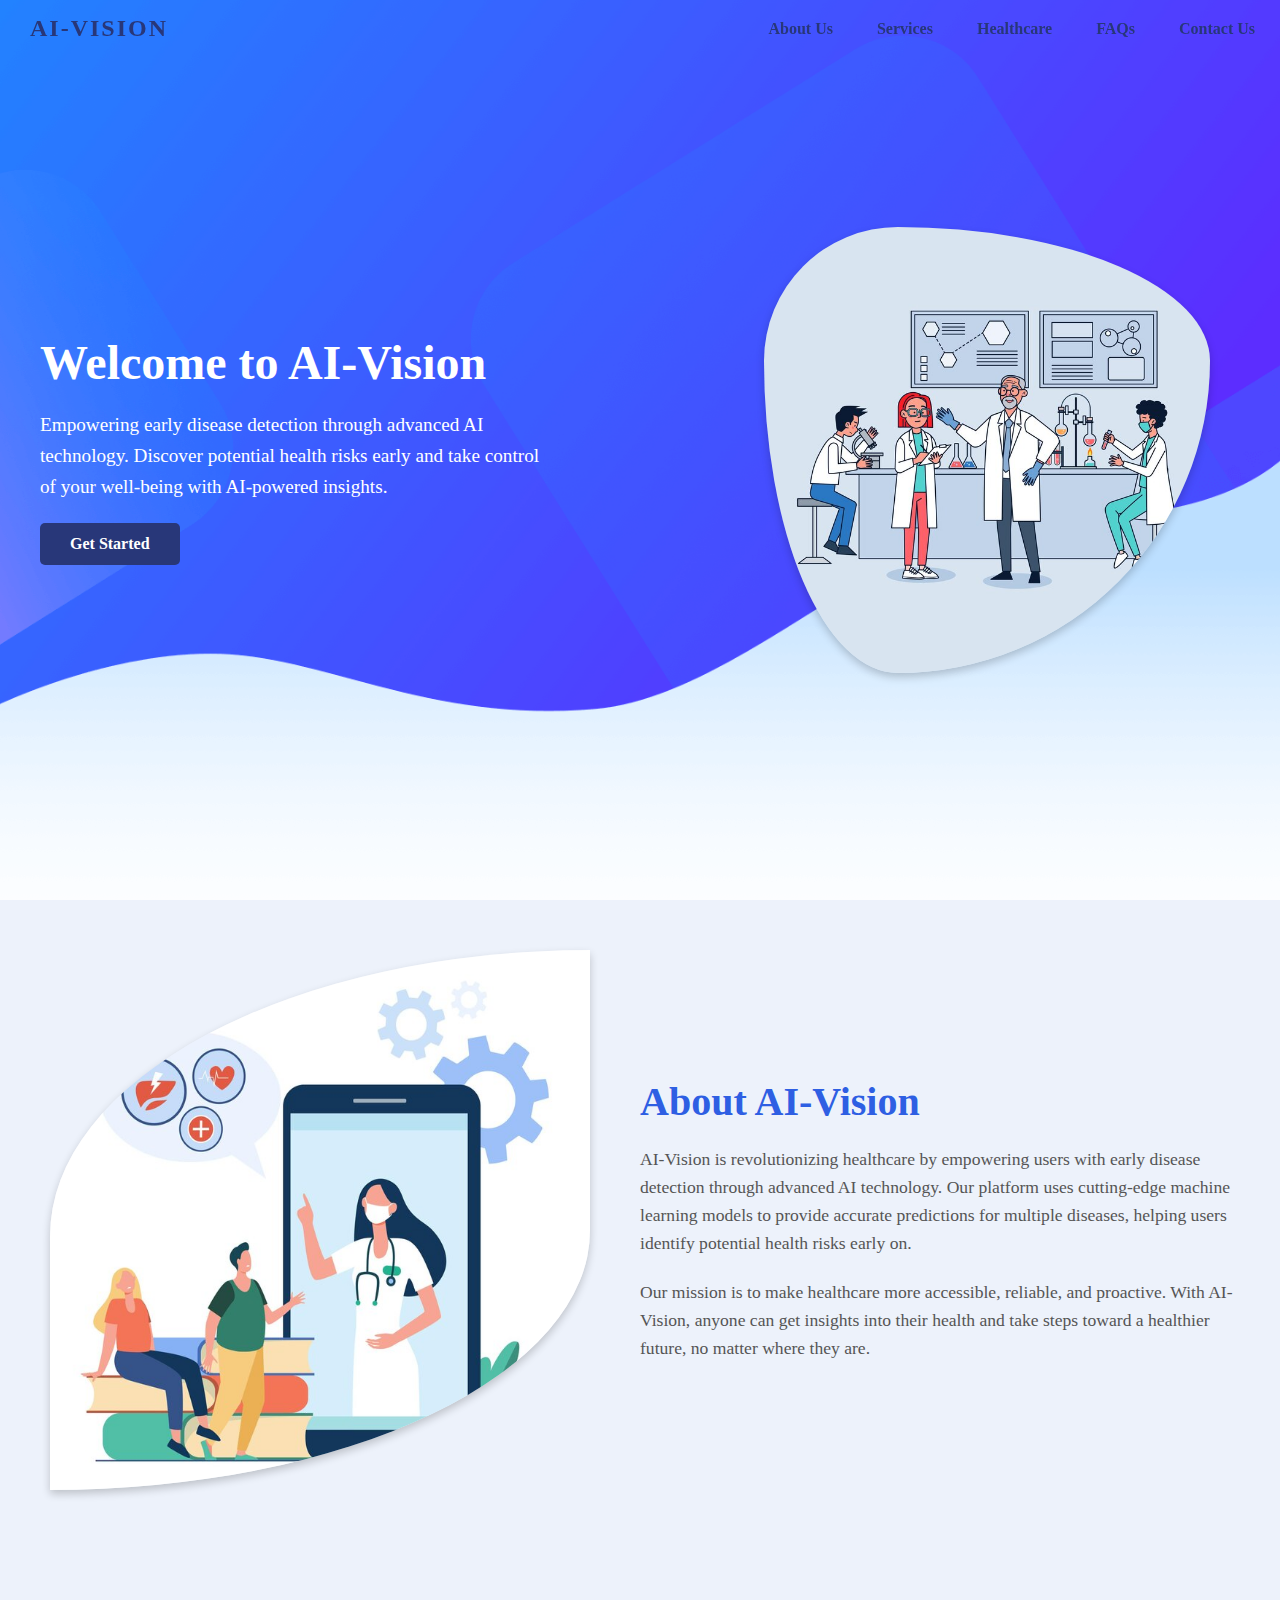
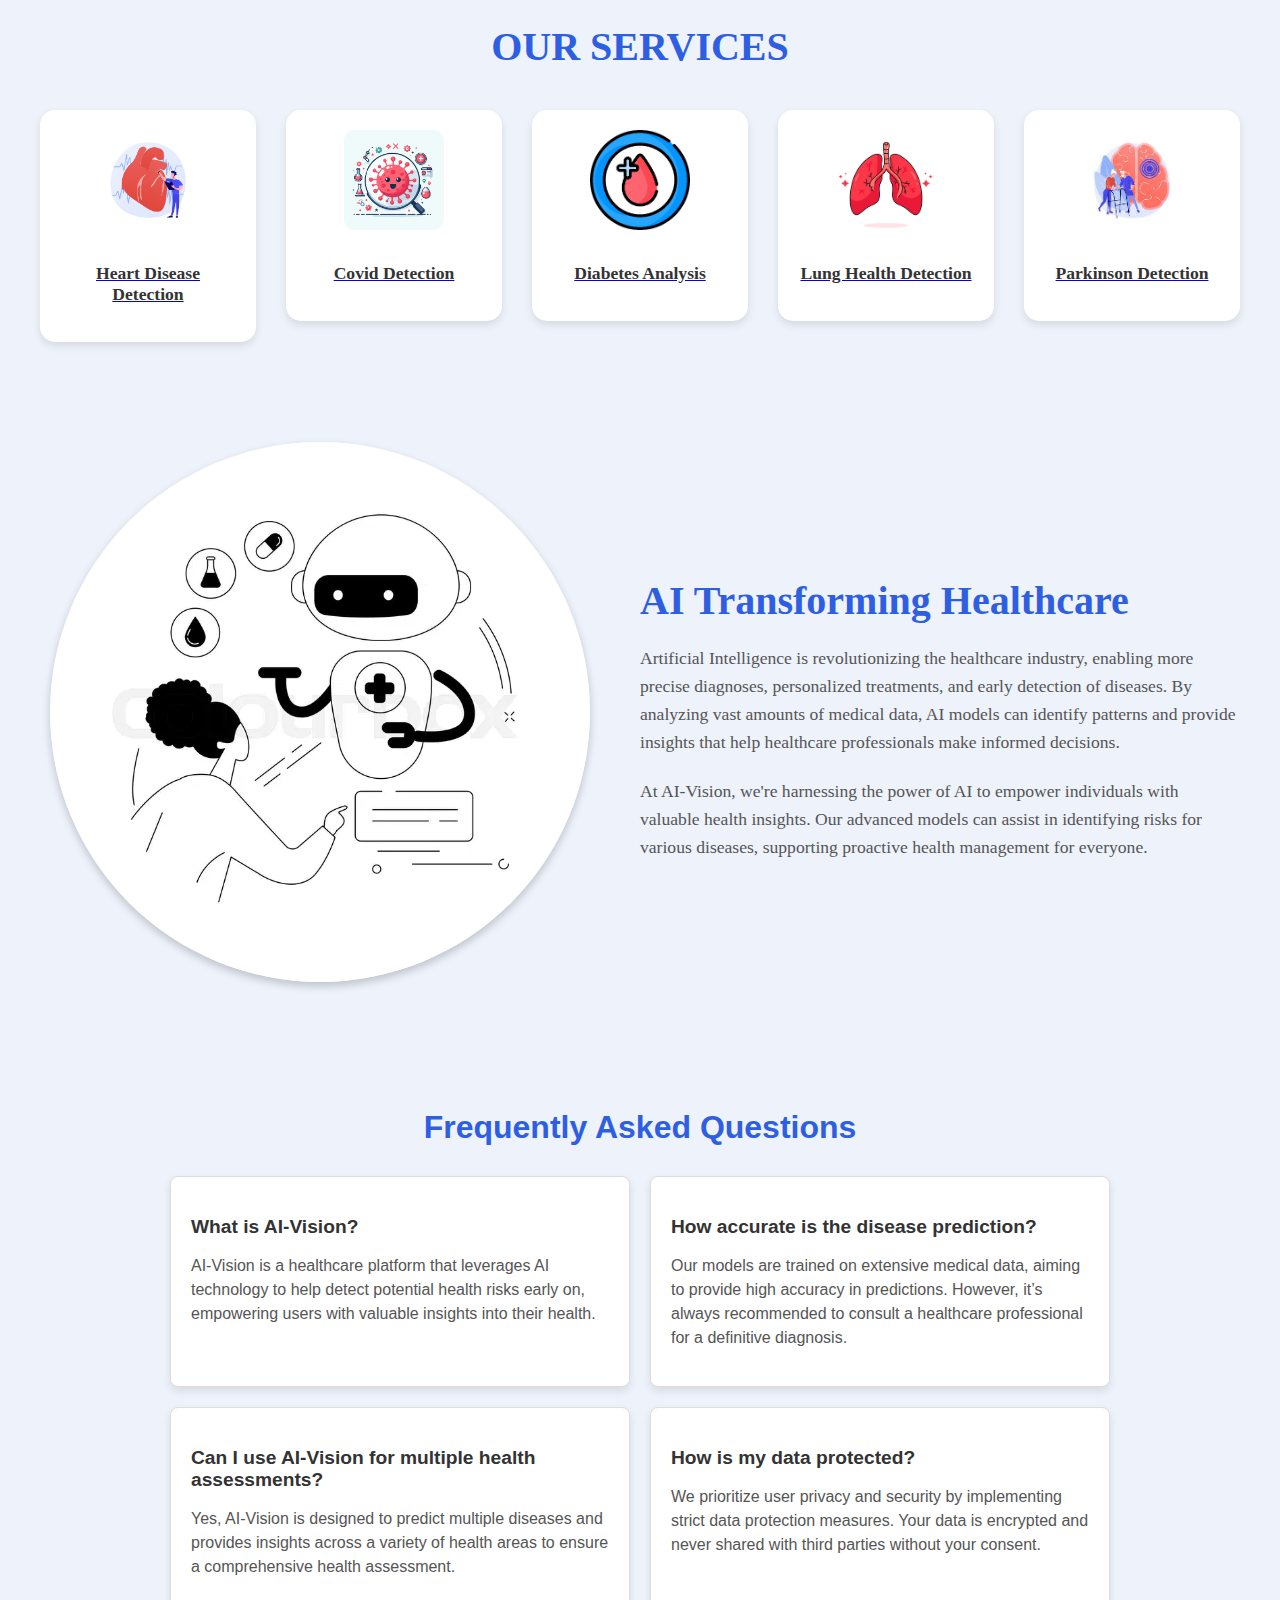
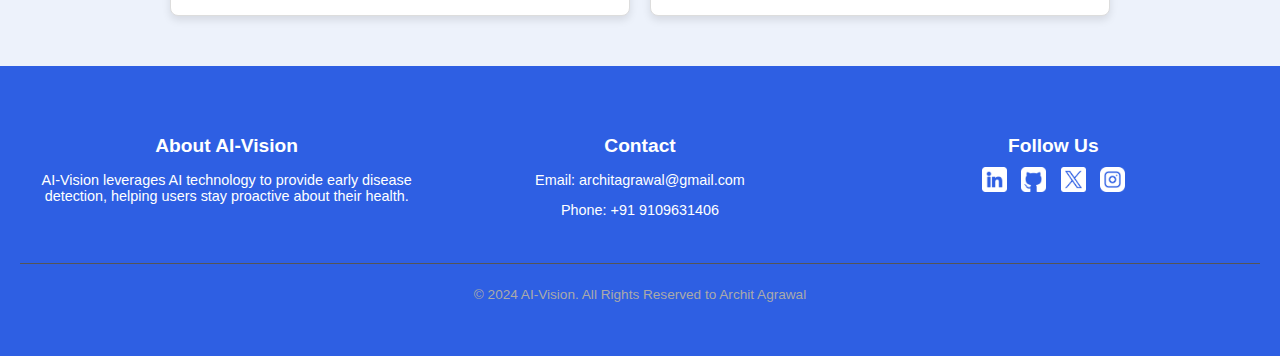
<file: Frontend/index.html>
<!DOCTYPE html>
<html lang="en">
<head>
    <meta charset="UTF-8">
    <meta name="viewport" content="width=device-width, initial-scale=1.0">
    <title>AI-Vision | Home</title>
    <link rel="stylesheet" href="css.css">
</head>
<body>
    <nav class="navbar">
        <div class="logo">AI-Vision</div>
        <div class="nav-links">
            <a href="#aboutus">About Us</a>
            <a href="#services">Services</a>
            <a href="#healthcare">Healthcare</a>
            <a href="#faqs">FAQs</a>
            <a href="#contact">Contact Us</a>
        </div>
    </nav>

    <section class="hero">
        <div class="hero-content">
            <h1>Welcome to AI-Vision</h1>
            <p>Empowering early disease detection through advanced AI technology. Discover potential health risks early and take control of your well-being with AI-powered insights.</p>
            <a href="#services" class="cta-btn">Get Started</a>
        </div>
        <div class="hero-image">
            <img src="Images/img3.jpg" alt="AI-Vision Illustration">
        </div>
    </section>

    <section class="about-us" id="aboutus">
        <div class="about-image">
            <img src="Images/img2.jpg" alt="About Us Image">
        </div>
        <div class="about-content">
            <h2>About AI-Vision</h2>
            <p>AI-Vision is revolutionizing healthcare by empowering users with early disease detection through advanced AI technology. Our platform uses cutting-edge machine learning models to provide accurate predictions for multiple diseases, helping users identify potential health risks early on.</p>
            <p>Our mission is to make healthcare more accessible, reliable, and proactive. With AI-Vision, anyone can get insights into their health and take steps toward a healthier future, no matter where they are.</p>
        </div>
    </section>

    <section class="services" id="services">
        <h2 class="services-heading">Our Services</h2>
        <div class="services-grid">
            <a href="heart disease.html"><div class="service-box">
                <img src="Images/heart.avif" alt="Heart Model">
                <p>Heart Disease Detection</p>
            </div></a>
            <a href="covid disease.html"> <div class="service-box">
                <img src="Images/covid.avif" alt="Covid Model">
                <p>Covid Detection</p>
            </div></a>
            <a href="diabetes disease.html"><div class="service-box">
                <img src="Images/diabetes.png" alt="Diabetes Model">
                <p>Diabetes Analysis</p>
            </div></a>
            <a href="lungs disease.html"><div class="service-box">
                <img src="Images/lung.avif" alt="Lung Model">
                <p>Lung Health Detection</p>
            </div></a>
            <a href="parkinson's disease.html"><div class="service-box">
                <img src="Images/parkinson.jpeg" alt="Parkinson Model">
                <p>Parkinson Detection</p>
            </div></a>
        </div>
    </section>

    <section class="ai-healthcare" id="healthcare">
        <div class="ai-image">
            <img src="Images/ai health.webp" alt="AI in Healthcare">
        </div>
        <div class="ai-content">
            <h2>AI Transforming Healthcare</h2>
            <p>Artificial Intelligence is revolutionizing the healthcare industry, enabling more precise diagnoses, personalized treatments, and early detection of diseases. By analyzing vast amounts of medical data, AI models can identify patterns and provide insights that help healthcare professionals make informed decisions.</p>
            <p>At AI-Vision, we're harnessing the power of AI to empower individuals with valuable health insights. Our advanced models can assist in identifying risks for various diseases, supporting proactive health management for everyone.</p>
        </div>
    </section>
    
    <section class="faq-grid" id="faqs">
        <h2>Frequently Asked Questions</h2>
        <div class="faq-container">
            <div class="faq-item">
                <h3 class="faq-question">What is AI-Vision?</h3>
                <p class="faq-answer">AI-Vision is a healthcare platform that leverages AI technology to help detect potential health risks early on, empowering users with valuable insights into their health.</p>
            </div>
    
            <div class="faq-item">
                <h3 class="faq-question">How accurate is the disease prediction?</h3>
                <p class="faq-answer">Our models are trained on extensive medical data, aiming to provide high accuracy in predictions. However, it’s always recommended to consult a healthcare professional for a definitive diagnosis.</p>
            </div>
    
            <div class="faq-item">
                <h3 class="faq-question">Can I use AI-Vision for multiple health assessments?</h3>
                <p class="faq-answer">Yes, AI-Vision is designed to predict multiple diseases and provides insights across a variety of health areas to ensure a comprehensive health assessment.</p>
            </div>
    
            <div class="faq-item">
                <h3 class="faq-question">How is my data protected?</h3>
                <p class="faq-answer">We prioritize user privacy and security by implementing strict data protection measures. Your data is encrypted and never shared with third parties without your consent.</p>
            </div>
        </div>
    </section>
    
    <footer class="footer" id="contact">
        <div class="footer-content">
            <!-- About Section -->
            <div class="footer-about">
                <h3>About AI-Vision</h3>
                <p>AI-Vision leverages AI technology to provide early disease detection, helping users stay proactive about their health.</p>
            </div>
    
            <!-- Contact Section -->
            <div class="footer-contact">
                <h3>Contact</h3>
                <p>Email: architagrawal@gmail.com</p>
                <p>Phone: +91 9109631406</p>
            </div>
    
            <!-- Social Media Section -->
            <div class="footer-social">
                <h3>Follow Us</h3>
                <a href="#"><img src="Images/linkedin.png" alt="LinkedIn"></a>
                <a href="#"><img src="Images/github-sign.png" alt="Github"></a>
                <a href="#"><img src="Images/twitter.png" alt="Twitter"></a>
                <a href="#"><img src="Images/instagram.png" alt="Instagram"></a>
            </div>
        </div>
    
        <!-- Copyright -->
        <div class="footer-bottom">
            <p>&copy; 2024 AI-Vision. All Rights Reserved to Archit Agrawal</p>
        </div>
    </footer>
    
    
    <script>
        window.addEventListener("scroll", function () {
            const navbar = document.querySelector(".navbar");
            console.log("Scrolling detected");  // Check if this message appears on scroll
    
            if (window.scrollY > 50) { // Adjust threshold as needed
                console.log("Adding scrolled class");  // Check if this message appears
                navbar.classList.add("scrolled");
            } else {
                console.log("Removing scrolled class");  // Check if this message appears
                navbar.classList.remove("scrolled");
            }
        });
    </script>
</body>
</html>
</file>
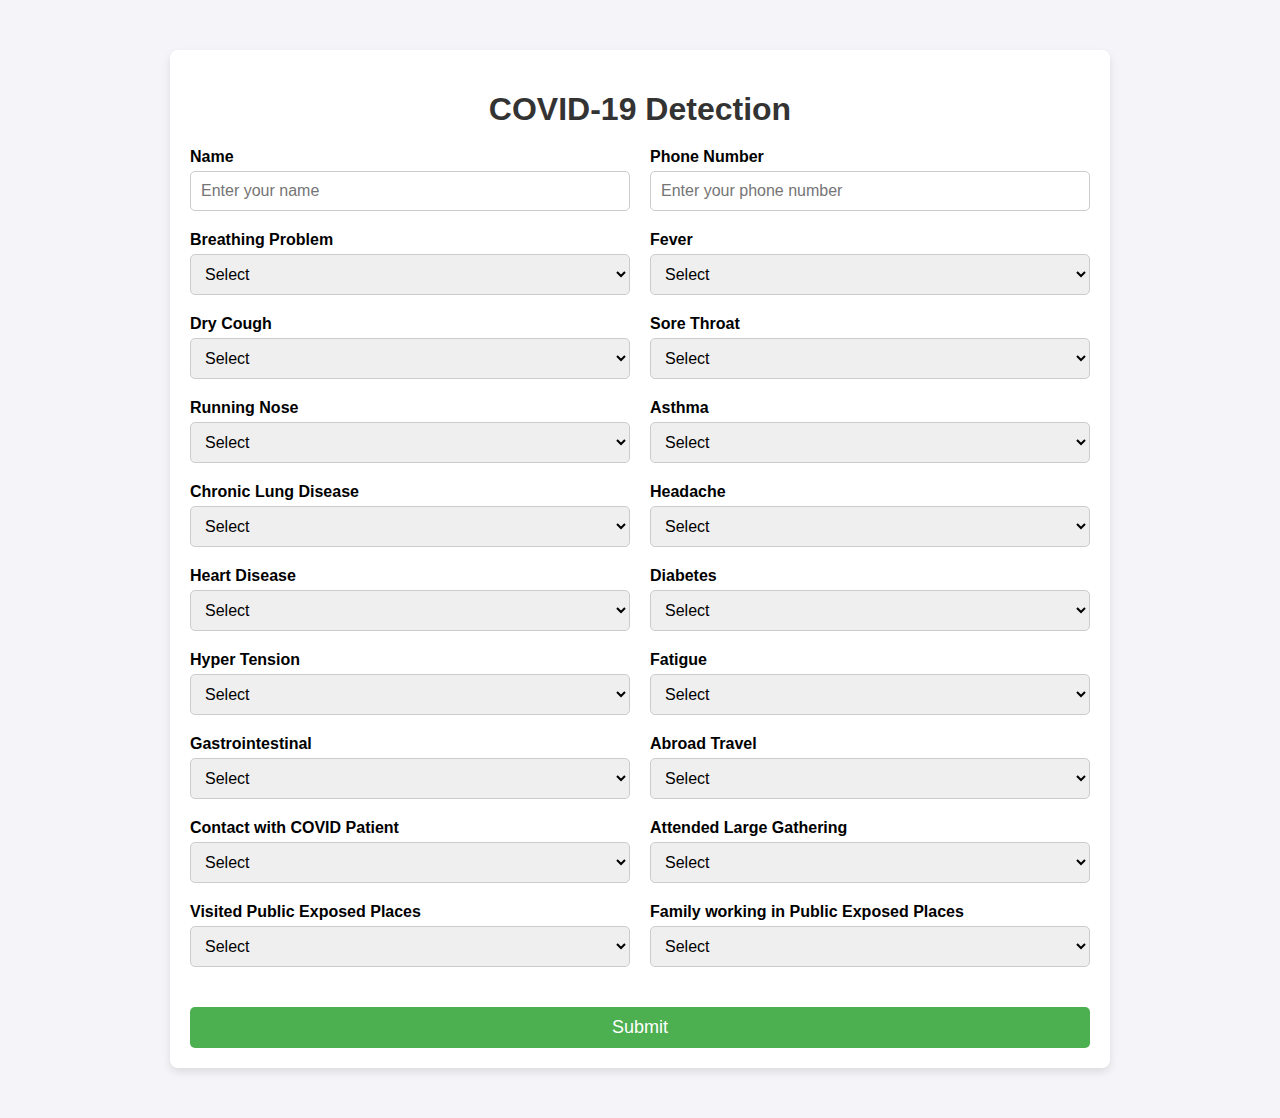
<file: Frontend/covid disease.html>
<!DOCTYPE html>
<html lang="en">
<head>
  <meta charset="UTF-8">
  <meta name="viewport" content="width=device-width, initial-scale=1.0">
  <title>COVID-19 Detection Input</title>
  <style>
    body {
      font-family: Arial, sans-serif;
      background-color: #f4f4f9;
      margin: 0;
      padding: 0;
    }
    .container {
      max-width: 900px;
      margin: 50px auto;
      background: #ffffff;
      padding: 20px;
      border-radius: 8px;
      box-shadow: 0 4px 8px rgba(0, 0, 0, 0.1);
    }
    h1 {
      text-align: center;
      color: #333;
      margin-bottom: 20px;
    }
    form {
      display: flex;
      flex-wrap: wrap;
      gap: 20px;
    }
    .form-group {
      flex: 1 1 48%;
      display: flex;
      flex-direction: column;
    }
    label {
      margin-bottom: 5px;
      font-weight: bold;
    }
    select, input {
      padding: 10px;
      border: 1px solid #ccc;
      border-radius: 5px;
      font-size: 16px;
    }
    button {
      width: 100%;
      padding: 10px;
      background-color: #4caf50;
      color: white;
      border: none;
      border-radius: 5px;
      font-size: 18px;
      cursor: pointer;
      margin-top: 20px;
    }
    button:hover {
      background-color: #45a049;
    }
  </style>
</head>
<body>
  <div class="container">
    <h1>COVID-19 Detection</h1>
    <form>
      <!-- Name -->
      <div class="form-group">
        <label for="name">Name</label>
        <input type="text" id="name" name="name" placeholder="Enter your name" required>
      </div>

      <!-- Phone Number -->
      <div class="form-group">
        <label for="phone">Phone Number</label>
        <input type="tel" id="phone" name="phone" placeholder="Enter your phone number" required>
      </div>

      <!-- Dynamic Fields -->
      <div class="form-group">
        <label for="breathingProblem">Breathing Problem</label>
        <select id="breathingProblem" name="breathingProblem" required>
          <option value="">Select</option>
          <option value="0">No</option>
          <option value="1">Yes</option>
        </select>
      </div>

      <div class="form-group">
        <label for="fever">Fever</label>
        <select id="fever" name="fever" required>
          <option value="">Select</option>
          <option value="0">No</option>
          <option value="1">Yes</option>
        </select>
      </div>

      <div class="form-group">
        <label for="dryCough">Dry Cough</label>
        <select id="dryCough" name="dryCough" required>
          <option value="">Select</option>
          <option value="0">No</option>
          <option value="1">Yes</option>
        </select>
      </div>

      <div class="form-group">
        <label for="soreThroat">Sore Throat</label>
        <select id="soreThroat" name="soreThroat" required>
          <option value="">Select</option>
          <option value="0">No</option>
          <option value="1">Yes</option>
        </select>
      </div>

      <div class="form-group">
        <label for="runningNose">Running Nose</label>
        <select id="runningNose" name="runningNose" required>
          <option value="">Select</option>
          <option value="0">No</option>
          <option value="1">Yes</option>
        </select>
      </div>

      <div class="form-group">
        <label for="asthma">Asthma</label>
        <select id="asthma" name="asthma" required>
          <option value="">Select</option>
          <option value="0">No</option>
          <option value="1">Yes</option>
        </select>
      </div>

      <div class="form-group">
        <label for="chronicLungDisease">Chronic Lung Disease</label>
        <select id="chronicLungDisease" name="chronicLungDisease" required>
          <option value="">Select</option>
          <option value="0">No</option>
          <option value="1">Yes</option>
        </select>
      </div>

      <div class="form-group">
        <label for="headache">Headache</label>
        <select id="headache" name="headache" required>
          <option value="">Select</option>
          <option value="0">No</option>
          <option value="1">Yes</option>
        </select>
      </div>

      <div class="form-group">
        <label for="heartDisease">Heart Disease</label>
        <select id="heartDisease" name="heartDisease" required>
          <option value="">Select</option>
          <option value="0">No</option>
          <option value="1">Yes</option>
        </select>
      </div>

      <div class="form-group">
        <label for="diabetes">Diabetes</label>
        <select id="diabetes" name="diabetes" required>
          <option value="">Select</option>
          <option value="0">No</option>
          <option value="1">Yes</option>
        </select>
      </div>

      <div class="form-group">
        <label for="hypertension">Hyper Tension</label>
        <select id="hypertension" name="hypertension" required>
          <option value="">Select</option>
          <option value="0">No</option>
          <option value="1">Yes</option>
        </select>
      </div>

      <div class="form-group">
        <label for="fatigue">Fatigue</label>
        <select id="fatigue" name="fatigue" required>
          <option value="">Select</option>
          <option value="0">No</option>
          <option value="1">Yes</option>
        </select>
      </div>

      <div class="form-group">
        <label for="gastrointestinal">Gastrointestinal</label>
        <select id="gastrointestinal" name="gastrointestinal" required>
          <option value="">Select</option>
          <option value="0">No</option>
          <option value="1">Yes</option>
        </select>
      </div>

      <div class="form-group">
        <label for="abroadTravel">Abroad Travel</label>
        <select id="abroadTravel" name="abroadTravel" required>
          <option value="">Select</option>
          <option value="0">No</option>
          <option value="1">Yes</option>
        </select>
      </div>

      <div class="form-group">
        <label for="contactWithCovid">Contact with COVID Patient</label>
        <select id="contactWithCovid" name="contactWithCovid" required>
          <option value="">Select</option>
          <option value="0">No</option>
          <option value="1">Yes</option>
        </select>
      </div>

      <div class="form-group">
        <label for="largeGathering">Attended Large Gathering</label>
        <select id="largeGathering" name="largeGathering" required>
          <option value="">Select</option>
          <option value="0">No</option>
          <option value="1">Yes</option>
        </select>
      </div>

      <div class="form-group">
        <label for="publicPlaces">Visited Public Exposed Places</label>
        <select id="publicPlaces" name="publicPlaces" required>
          <option value="">Select</option>
          <option value="0">No</option>
          <option value="1">Yes</option>
        </select>
      </div>

      <div class="form-group">
        <label for="familyExposed">Family working in Public Exposed Places</label>
        <select id="familyExposed" name="familyExposed" required>
          <option value="">Select</option>
          <option value="0">No</option>
          <option value="1">Yes</option>
        </select>
      </div>

      <button type="submit">Submit</button>
    </form>
  </div>
</body>
</html>
</file>
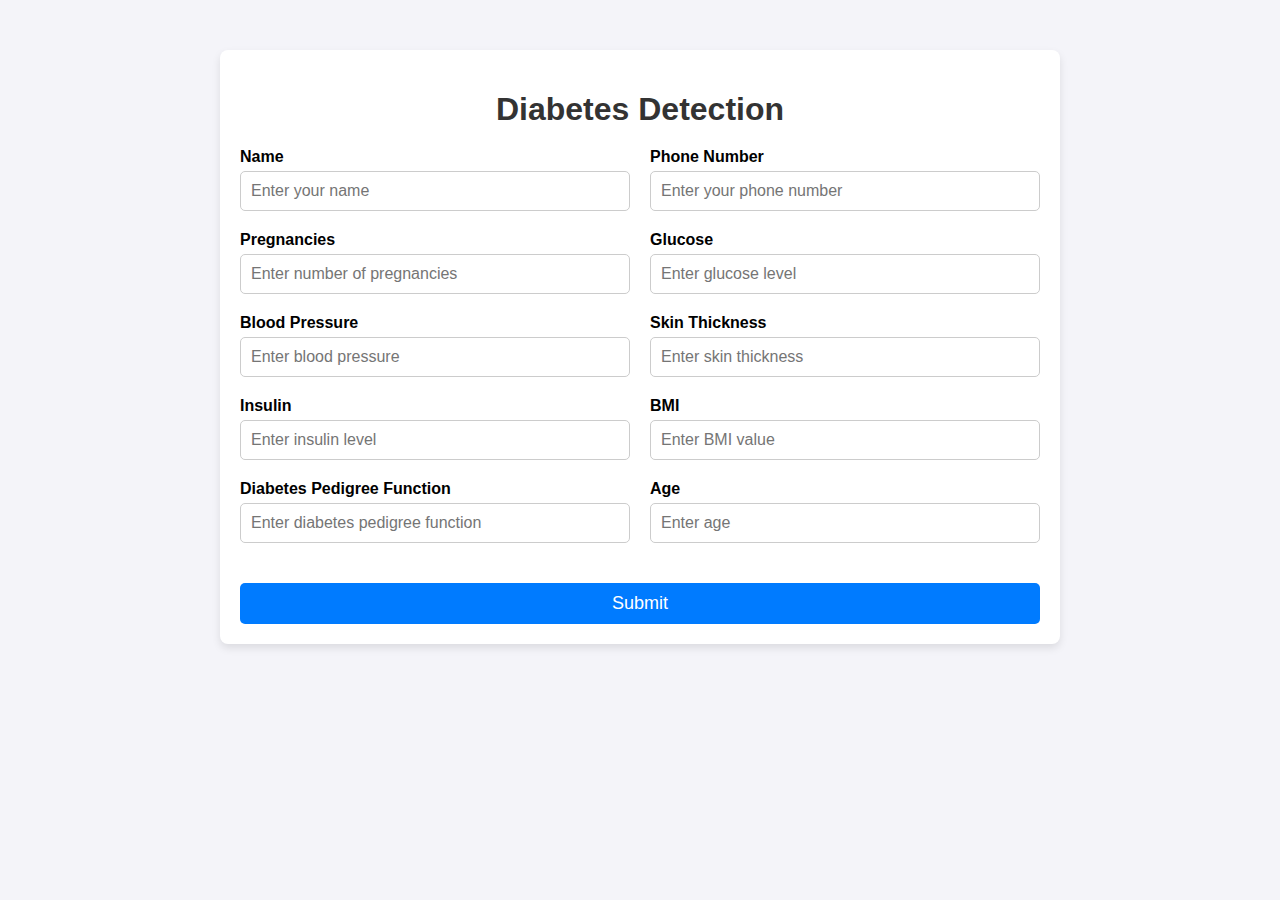
<file: Frontend/diabetes disease.html>
<!DOCTYPE html>
<html lang="en">
<head>
  <meta charset="UTF-8">
  <meta name="viewport" content="width=device-width, initial-scale=1.0">
  <title>Diabetes Detection Input</title>
  <style>
    body {
      font-family: Arial, sans-serif;
      background-color: #f4f4f9;
      margin: 0;
      padding: 0;
    }
    .container {
      max-width: 800px;
      margin: 50px auto;
      background: #ffffff;
      padding: 20px;
      border-radius: 8px;
      box-shadow: 0 4px 8px rgba(0, 0, 0, 0.1);
    }
    h1 {
      text-align: center;
      color: #333;
      margin-bottom: 20px;
    }
    form {
      display: flex;
      flex-wrap: wrap;
      gap: 20px;
    }
    .form-group {
      flex: 1 1 48%;
      display: flex;
      flex-direction: column;
    }
    label {
      margin-bottom: 5px;
      font-weight: bold;
    }
    input {
      padding: 10px;
      border: 1px solid #ccc;
      border-radius: 5px;
      font-size: 16px;
    }
    button {
      width: 100%;
      padding: 10px;
      background-color: #007bff;
      color: white;
      border: none;
      border-radius: 5px;
      font-size: 18px;
      cursor: pointer;
      margin-top: 20px;
    }
    button:hover {
      background-color: #0056b3;
    }
  </style>
</head>
<body>
  <div class="container">
    <h1>Diabetes Detection</h1>
    <form>
      <!-- Name -->
      <div class="form-group">
        <label for="name">Name</label>
        <input type="text" id="name" name="name" placeholder="Enter your name" required>
      </div>

      <!-- Phone Number -->
      <div class="form-group">
        <label for="phone">Phone Number</label>
        <input type="tel" id="phone" name="phone" placeholder="Enter your phone number" required>
      </div>

      <!-- Pregnancies -->
      <div class="form-group">
        <label for="pregnancies">Pregnancies</label>
        <input type="number" id="pregnancies" name="pregnancies" placeholder="Enter number of pregnancies" required>
      </div>

      <!-- Glucose -->
      <div class="form-group">
        <label for="glucose">Glucose</label>
        <input type="number" id="glucose" name="glucose" placeholder="Enter glucose level" required>
      </div>

      <!-- Blood Pressure -->
      <div class="form-group">
        <label for="bloodPressure">Blood Pressure</label>
        <input type="number" id="bloodPressure" name="bloodPressure" placeholder="Enter blood pressure" required>
      </div>

      <!-- Skin Thickness -->
      <div class="form-group">
        <label for="skinThickness">Skin Thickness</label>
        <input type="number" id="skinThickness" name="skinThickness" placeholder="Enter skin thickness" required>
      </div>

      <!-- Insulin -->
      <div class="form-group">
        <label for="insulin">Insulin</label>
        <input type="number" id="insulin" name="insulin" placeholder="Enter insulin level" required>
      </div>

      <!-- BMI -->
      <div class="form-group">
        <label for="bmi">BMI</label>
        <input type="number" step="0.1" id="bmi" name="bmi" placeholder="Enter BMI value" required>
      </div>

      <!-- Diabetes Pedigree Function -->
      <div class="form-group">
        <label for="diabetesPedigreeFunction">Diabetes Pedigree Function</label>
        <input type="number" step="0.01" id="diabetesPedigreeFunction" name="diabetesPedigreeFunction" placeholder="Enter diabetes pedigree function" required>
      </div>

      <!-- Age -->
      <div class="form-group">
        <label for="age">Age</label>
        <input type="number" id="age" name="age" placeholder="Enter age" required>
      </div>

      <button type="submit">Submit</button>
    </form>
  </div>
</body>
</html>
</file>
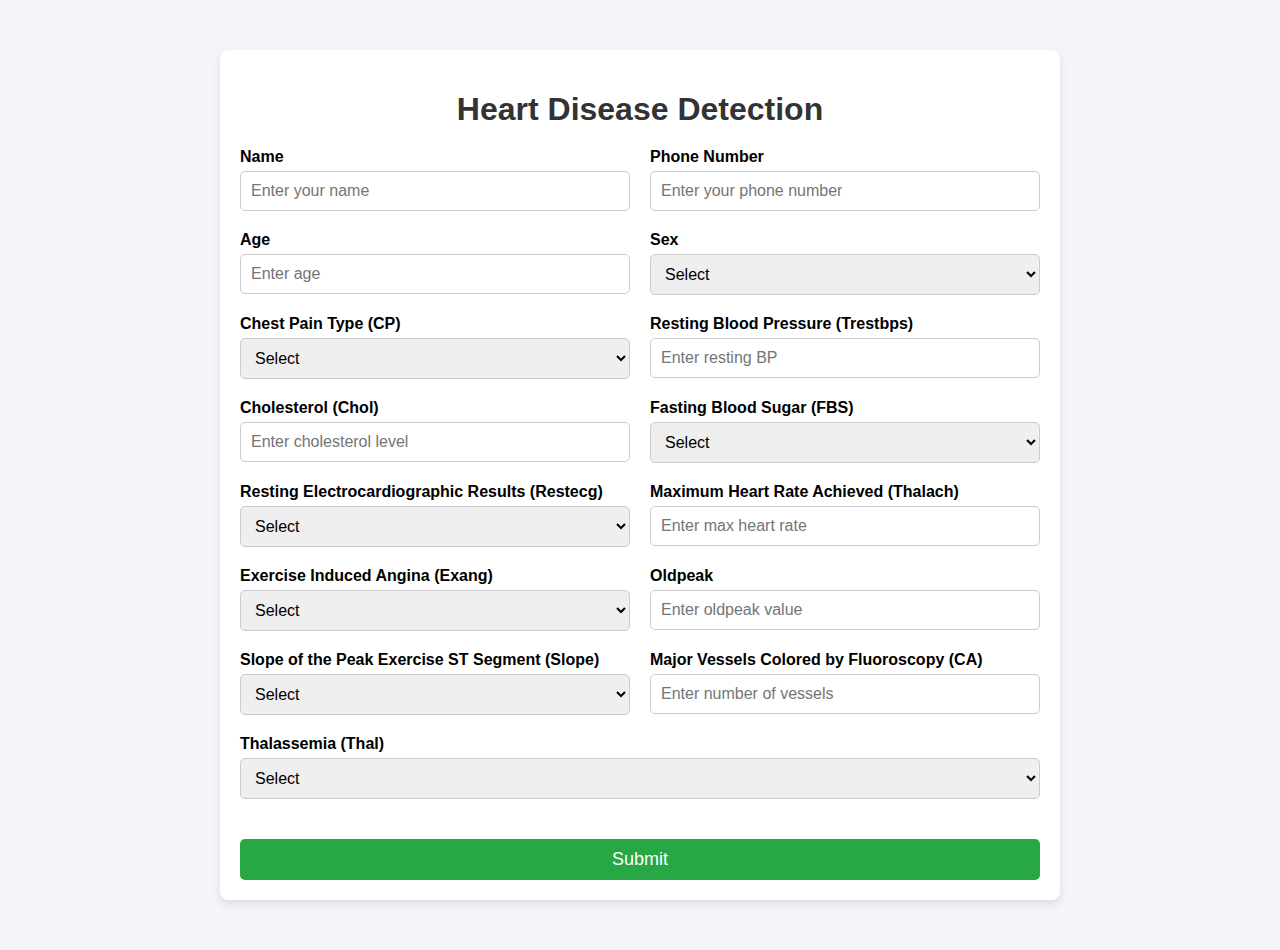
<file: Frontend/heart disease.html>
<!DOCTYPE html>
<html lang="en">
<head>
  <meta charset="UTF-8">
  <meta name="viewport" content="width=device-width, initial-scale=1.0">
  <title>Heart Disease Detection Input</title>
  <style>
    body {
      font-family: Arial, sans-serif;
      background-color: #f4f4f9;
      margin: 0;
      padding: 0;
    }
    .container {
      max-width: 800px;
      margin: 50px auto;
      background: #ffffff;
      padding: 20px;
      border-radius: 8px;
      box-shadow: 0 4px 8px rgba(0, 0, 0, 0.1);
    }
    h1 {
      text-align: center;
      color: #333;
      margin-bottom: 20px;
    }
    form {
      display: flex;
      flex-wrap: wrap;
      gap: 20px;
    }
    .form-group {
      flex: 1 1 48%;
      display: flex;
      flex-direction: column;
    }
    label {
      margin-bottom: 5px;
      font-weight: bold;
    }
    input, select {
      padding: 10px;
      border: 1px solid #ccc;
      border-radius: 5px;
      font-size: 16px;
    }
    button {
      width: 100%;
      padding: 10px;
      background-color: #28a745;
      color: white;
      border: none;
      border-radius: 5px;
      font-size: 18px;
      cursor: pointer;
      margin-top: 20px;
    }
    button:hover {
      background-color: #218838;
    }
  </style>
</head>
<body>
  <div class="container">
    <h1>Heart Disease Detection</h1>
    <form>
      <!-- Name -->
      <div class="form-group">
        <label for="name">Name</label>
        <input type="text" id="name" name="name" placeholder="Enter your name" required>
      </div>

      <!-- Phone Number -->
      <div class="form-group">
        <label for="phone">Phone Number</label>
        <input type="tel" id="phone" name="phone" placeholder="Enter your phone number" required>
      </div>

      <!-- Age -->
      <div class="form-group">
        <label for="age">Age</label>
        <input type="number" id="age" name="age" placeholder="Enter age" required>
      </div>

      <!-- Sex -->
      <div class="form-group">
        <label for="sex">Sex</label>
        <select id="sex" name="sex" required>
          <option value="">Select</option>
          <option value="0">0 (Female)</option>
          <option value="1">1 (Male)</option>
        </select>
      </div>

      <!-- Chest Pain Type -->
      <div class="form-group">
        <label for="cp">Chest Pain Type (CP)</label>
        <select id="cp" name="cp" required>
          <option value="">Select</option>
          <option value="0">0</option>
          <option value="1">1</option>
          <option value="2">2</option>
          <option value="3">3</option>
        </select>
      </div>

      <!-- Resting Blood Pressure -->
      <div class="form-group">
        <label for="trestbps">Resting Blood Pressure (Trestbps)</label>
        <input type="number" id="trestbps" name="trestbps" placeholder="Enter resting BP" required>
      </div>

      <!-- Cholesterol -->
      <div class="form-group">
        <label for="chol">Cholesterol (Chol)</label>
        <input type="number" id="chol" name="chol" placeholder="Enter cholesterol level" required>
      </div>

      <!-- Fasting Blood Sugar -->
      <div class="form-group">
        <label for="fbs">Fasting Blood Sugar (FBS)</label>
        <select id="fbs" name="fbs" required>
          <option value="">Select</option>
          <option value="0">0</option>
          <option value="1">1</option>
        </select>
      </div>

      <!-- Resting ECG -->
      <div class="form-group">
        <label for="restecg">Resting Electrocardiographic Results (Restecg)</label>
        <select id="restecg" name="restecg" required>
          <option value="">Select</option>
          <option value="0">0</option>
          <option value="1">1</option>
          <option value="2">2</option>
        </select>
      </div>

      <!-- Max Heart Rate -->
      <div class="form-group">
        <label for="thalach">Maximum Heart Rate Achieved (Thalach)</label>
        <input type="number" id="thalach" name="thalach" placeholder="Enter max heart rate" required>
      </div>

      <!-- Exercise Induced Angina -->
      <div class="form-group">
        <label for="exang">Exercise Induced Angina (Exang)</label>
        <select id="exang" name="exang" required>
          <option value="">Select</option>
          <option value="0">0</option>
          <option value="1">1</option>
        </select>
      </div>

      <!-- Oldpeak -->
      <div class="form-group">
        <label for="oldpeak">Oldpeak</label>
        <input type="number" step="0.1" id="oldpeak" name="oldpeak" placeholder="Enter oldpeak value" required>
      </div>

      <!-- Slope -->
      <div class="form-group">
        <label for="slope">Slope of the Peak Exercise ST Segment (Slope)</label>
        <select id="slope" name="slope" required>
          <option value="">Select</option>
          <option value="0">0</option>
          <option value="1">1</option>
          <option value="2">2</option>
        </select>
      </div>

      <!-- Major Vessels -->
      <div class="form-group">
        <label for="ca">Major Vessels Colored by Fluoroscopy (CA)</label>
        <input type="number" id="ca" name="ca" placeholder="Enter number of vessels" required>
      </div>

      <!-- Thalassemia -->
      <div class="form-group">
        <label for="thal">Thalassemia (Thal)</label>
        <select id="thal" name="thal" required>
          <option value="">Select</option>
          <option value="0">0</option>
          <option value="1">1</option>
          <option value="2">2</option>
        </select>
      </div>

      <button type="submit">Submit</button>
    </form>
  </div>
</body>
</html>
</file>
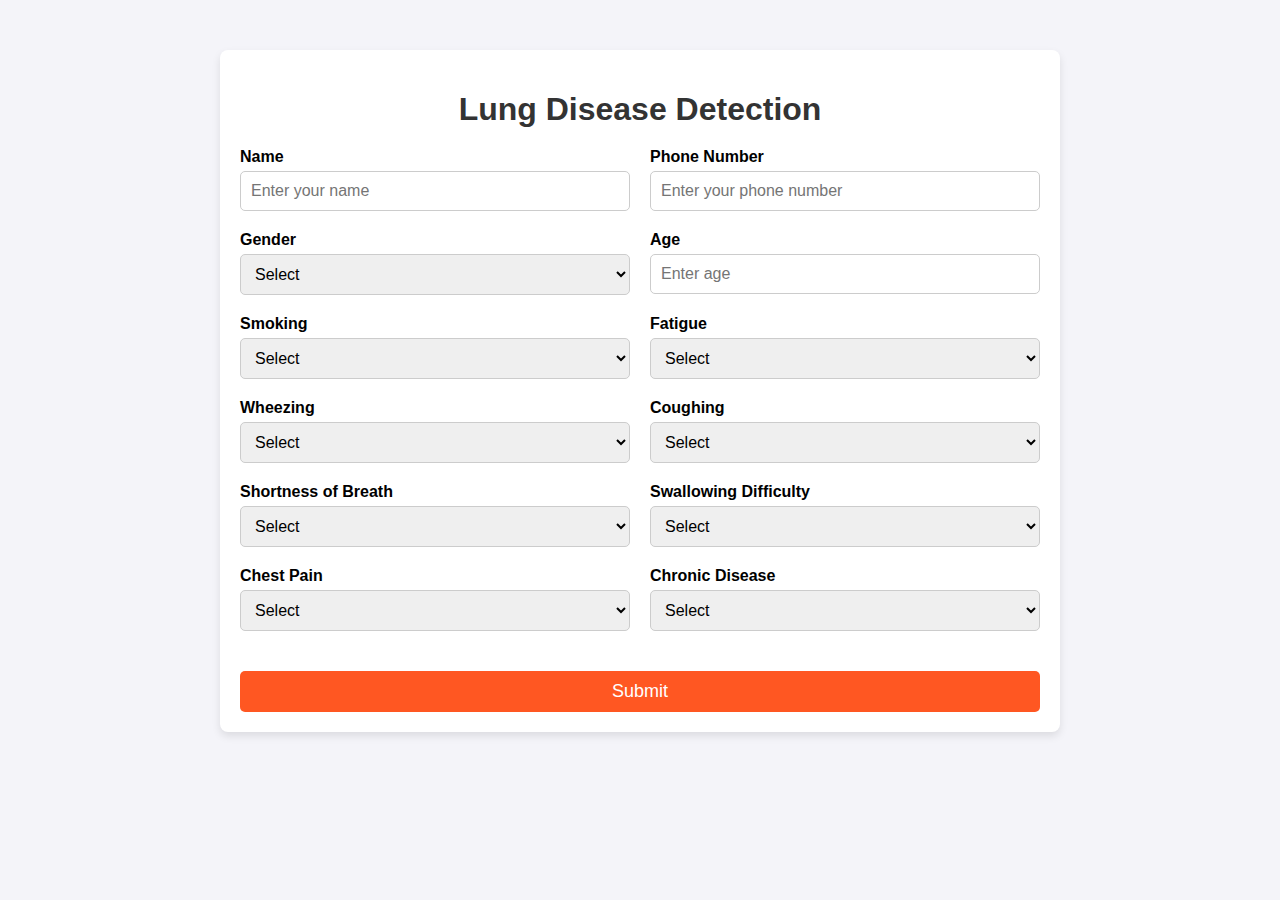
<file: Frontend/lungs disease.html>
<!DOCTYPE html>
<html lang="en">
<head>
  <meta charset="UTF-8">
  <meta name="viewport" content="width=device-width, initial-scale=1.0">
  <title>Lung Disease Detection Input</title>
  <style>
    body {
      font-family: Arial, sans-serif;
      background-color: #f4f4f9;
      margin: 0;
      padding: 0;
    }
    .container {
      max-width: 800px;
      margin: 50px auto;
      background: #ffffff;
      padding: 20px;
      border-radius: 8px;
      box-shadow: 0 4px 8px rgba(0, 0, 0, 0.1);
    }
    h1 {
      text-align: center;
      color: #333;
      margin-bottom: 20px;
    }
    form {
      display: flex;
      flex-wrap: wrap;
      gap: 20px;
    }
    .form-group {
      flex: 1 1 48%;
      display: flex;
      flex-direction: column;
    }
    label {
      margin-bottom: 5px;
      font-weight: bold;
    }
    input, select {
      padding: 10px;
      border: 1px solid #ccc;
      border-radius: 5px;
      font-size: 16px;
    }
    button {
      width: 100%;
      padding: 10px;
      background-color: #ff5722;
      color: white;
      border: none;
      border-radius: 5px;
      font-size: 18px;
      cursor: pointer;
      margin-top: 20px;
    }
    button:hover {
      background-color: #e64a19;
    }
  </style>
</head>
<body>
  <div class="container">
    <h1>Lung Disease Detection</h1>
    <form>
      <!-- Name -->
      <div class="form-group">
        <label for="name">Name</label>
        <input type="text" id="name" name="name" placeholder="Enter your name" required>
      </div>

      <!-- Phone Number -->
      <div class="form-group">
        <label for="phone">Phone Number</label>
        <input type="tel" id="phone" name="phone" placeholder="Enter your phone number" required>
      </div>

      <!-- Gender -->
      <div class="form-group">
        <label for="gender">Gender</label>
        <select id="gender" name="gender" required>
          <option value="">Select</option>
          <option value="0">0 (Female)</option>
          <option value="1">1 (Male)</option>
        </select>
      </div>

      <!-- Age -->
      <div class="form-group">
        <label for="age">Age</label>
        <input type="number" id="age" name="age" placeholder="Enter age" required>
      </div>

      <!-- Smoking -->
      <div class="form-group">
        <label for="smoking">Smoking</label>
        <select id="smoking" name="smoking" required>
          <option value="">Select</option>
          <option value="0">0 (Non-smoker)</option>
          <option value="1">1 (Smoker)</option>
        </select>
      </div>

      <!-- Fatigue -->
      <div class="form-group">
        <label for="fatigue">Fatigue</label>
        <select id="fatigue" name="fatigue" required>
          <option value="">Select</option>
          <option value="0">0 (No)</option>
          <option value="1">1 (Yes)</option>
        </select>
      </div>

      <!-- Wheezing -->
      <div class="form-group">
        <label for="wheezing">Wheezing</label>
        <select id="wheezing" name="wheezing" required>
          <option value="">Select</option>
          <option value="0">0 (No)</option>
          <option value="1">1 (Yes)</option>
        </select>
      </div>

      <!-- Coughing -->
      <div class="form-group">
        <label for="coughing">Coughing</label>
        <select id="coughing" name="coughing" required>
          <option value="">Select</option>
          <option value="0">0 (No)</option>
          <option value="1">1 (Yes)</option>
        </select>
      </div>

      <!-- Shortness of Breath -->
      <div class="form-group">
        <label for="shortnessOfBreath">Shortness of Breath</label>
        <select id="shortnessOfBreath" name="shortnessOfBreath" required>
          <option value="">Select</option>
          <option value="0">0 (No)</option>
          <option value="1">1 (Yes)</option>
        </select>
      </div>

      <!-- Swallowing Difficulty -->
      <div class="form-group">
        <label for="swallowingDifficulty">Swallowing Difficulty</label>
        <select id="swallowingDifficulty" name="swallowingDifficulty" required>
          <option value="">Select</option>
          <option value="0">0 (No)</option>
          <option value="1">1 (Yes)</option>
        </select>
      </div>

      <!-- Chest Pain -->
      <div class="form-group">
        <label for="chestPain">Chest Pain</label>
        <select id="chestPain" name="chestPain" required>
          <option value="">Select</option>
          <option value="0">0 (No)</option>
          <option value="1">1 (Yes)</option>
        </select>
      </div>

      <!-- Chronic Disease -->
      <div class="form-group">
        <label for="chronicDisease">Chronic Disease</label>
        <select id="chronicDisease" name="chronicDisease" required>
          <option value="">Select</option>
          <option value="0">0 (No)</option>
          <option value="1">1 (Yes)</option>
        </select>
      </div>

      <button type="submit">Submit</button>
    </form>
  </div>
</body>
</html>
</file>
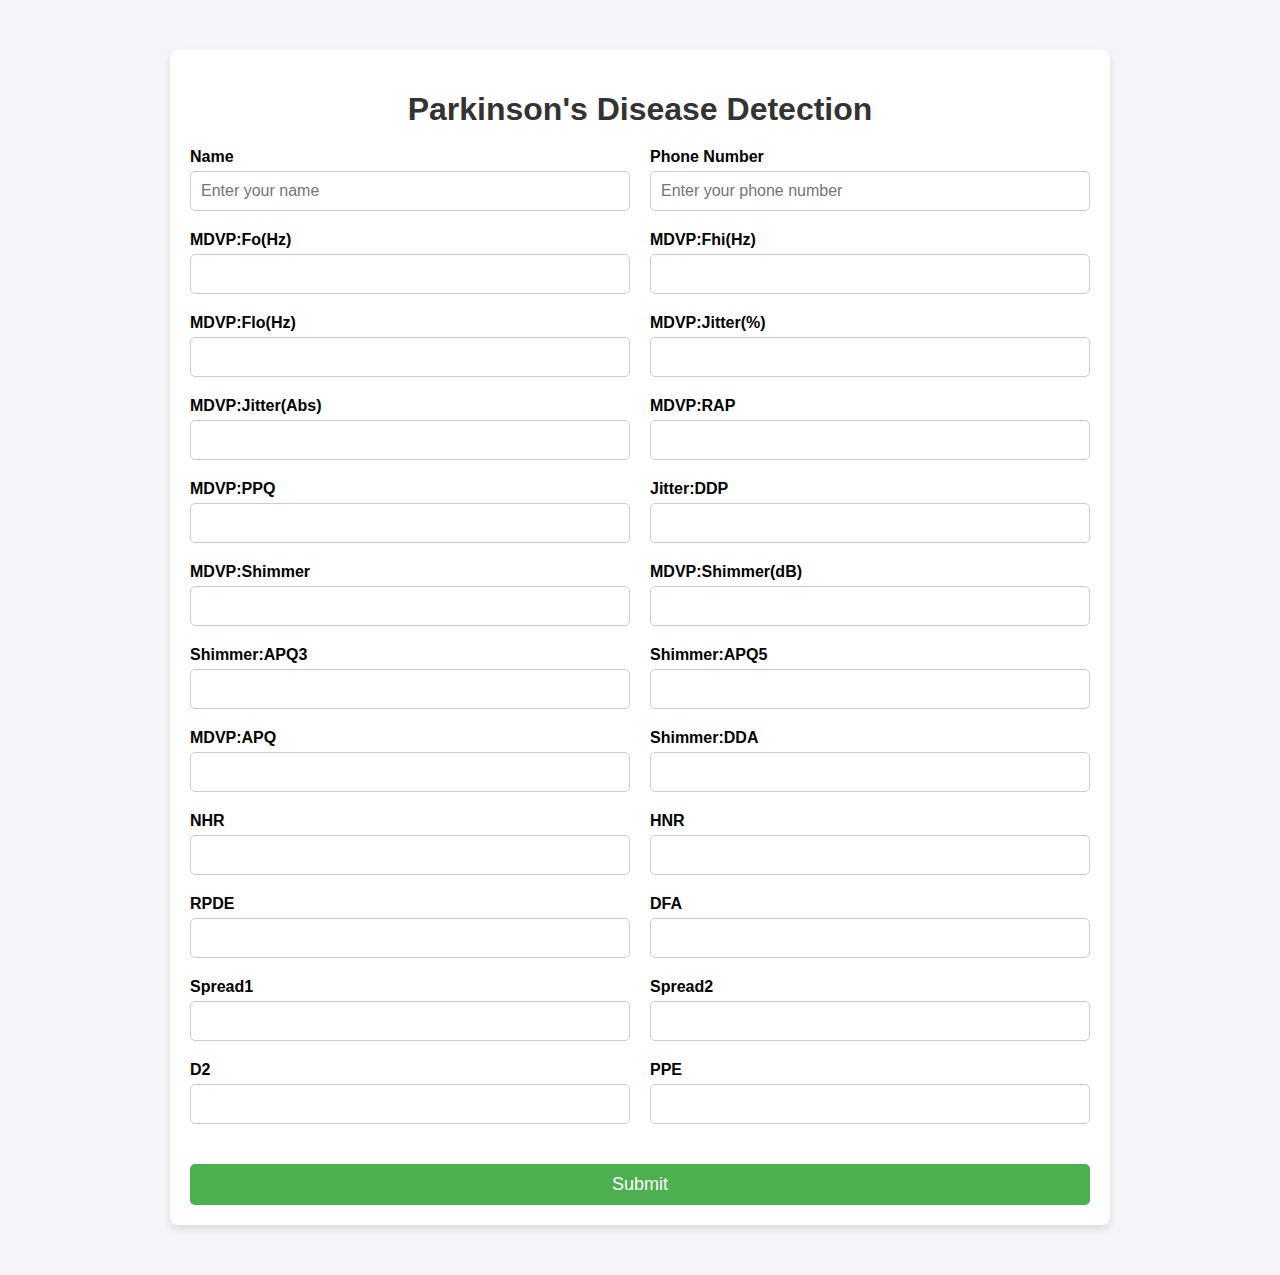
<file: Frontend/parkinson's disease.html>
<!DOCTYPE html>
<html lang="en">
<head>
  <meta charset="UTF-8">
  <meta name="viewport" content="width=device-width, initial-scale=1.0">
  <title>Parkinson's Disease Detection</title>
  <style>
    body {
      font-family: Arial, sans-serif;
      background-color: #f4f4f9;
      margin: 0;
      padding: 0;
    }
    .container {
      max-width: 900px;
      margin: 50px auto;
      background: #ffffff;
      padding: 20px;
      border-radius: 8px;
      box-shadow: 0 4px 8px rgba(0, 0, 0, 0.1);
    }
    h1 {
      text-align: center;
      color: #333;
      margin-bottom: 20px;
    }
    form {
      display: flex;
      flex-wrap: wrap;
      gap: 20px;
    }
    .form-group {
      flex: 1 1 48%;
      display: flex;
      flex-direction: column;
    }
    label {
      margin-bottom: 5px;
      font-weight: bold;
    }
    input {
      padding: 10px;
      border: 1px solid #ccc;
      border-radius: 5px;
      font-size: 16px;
    }
    button {
      width: 100%;
      padding: 10px;
      background-color: #4caf50;
      color: white;
      border: none;
      border-radius: 5px;
      font-size: 18px;
      cursor: pointer;
      margin-top: 20px;
    }
    button:hover {
      background-color: #45a049;
    }
  </style>
</head>
<body>
  <div class="container">
    <h1>Parkinson's Disease Detection</h1>
    <form>
      <!-- Name -->
      <div class="form-group">
        <label for="name">Name</label>
        <input type="text" id="name" name="name" placeholder="Enter your name" required>
      </div>

      <!-- Phone Number -->
      <div class="form-group">
        <label for="phone">Phone Number</label>
        <input type="tel" id="phone" name="phone" placeholder="Enter your phone number" required>
      </div>

      <!-- Input Fields -->
      <div class="form-group">
        <label for="mdvpFoHz">MDVP:Fo(Hz)</label>
        <input type="number" id="mdvpFoHz" name="mdvpFoHz" step="0.0001" required>
      </div>

      <div class="form-group">
        <label for="mdvpFhiHz">MDVP:Fhi(Hz)</label>
        <input type="number" id="mdvpFhiHz" name="mdvpFhiHz" step="0.0001" required>
      </div>

      <div class="form-group">
        <label for="mdvpFloHz">MDVP:Flo(Hz)</label>
        <input type="number" id="mdvpFloHz" name="mdvpFloHz" step="0.0001" required>
      </div>

      <div class="form-group">
        <label for="mdvpJitterPercent">MDVP:Jitter(%)</label>
        <input type="number" id="mdvpJitterPercent" name="mdvpJitterPercent" step="0.0001" required>
      </div>

      <div class="form-group">
        <label for="mdvpJitterAbs">MDVP:Jitter(Abs)</label>
        <input type="number" id="mdvpJitterAbs" name="mdvpJitterAbs" step="0.0001" required>
      </div>

      <div class="form-group">
        <label for="mdvpRAP">MDVP:RAP</label>
        <input type="number" id="mdvpRAP" name="mdvpRAP" step="0.0001" required>
      </div>

      <div class="form-group">
        <label for="mdvpPPQ">MDVP:PPQ</label>
        <input type="number" id="mdvpPPQ" name="mdvpPPQ" step="0.0001" required>
      </div>

      <div class="form-group">
        <label for="jitterDDP">Jitter:DDP</label>
        <input type="number" id="jitterDDP" name="jitterDDP" step="0.0001" required>
      </div>

      <div class="form-group">
        <label for="mdvpShimmer">MDVP:Shimmer</label>
        <input type="number" id="mdvpShimmer" name="mdvpShimmer" step="0.0001" required>
      </div>

      <div class="form-group">
        <label for="mdvpShimmerDb">MDVP:Shimmer(dB)</label>
        <input type="number" id="mdvpShimmerDb" name="mdvpShimmerDb" step="0.0001" required>
      </div>

      <div class="form-group">
        <label for="shimmerAPQ3">Shimmer:APQ3</label>
        <input type="number" id="shimmerAPQ3" name="shimmerAPQ3" step="0.0001" required>
      </div>

      <div class="form-group">
        <label for="shimmerAPQ5">Shimmer:APQ5</label>
        <input type="number" id="shimmerAPQ5" name="shimmerAPQ5" step="0.0001" required>
      </div>

      <div class="form-group">
        <label for="mdvpAPQ">MDVP:APQ</label>
        <input type="number" id="mdvpAPQ" name="mdvpAPQ" step="0.0001" required>
      </div>

      <div class="form-group">
        <label for="shimmerDDA">Shimmer:DDA</label>
        <input type="number" id="shimmerDDA" name="shimmerDDA" step="0.0001" required>
      </div>

      <div class="form-group">
        <label for="nhr">NHR</label>
        <input type="number" id="nhr" name="nhr" step="0.0001" required>
      </div>

      <div class="form-group">
        <label for="hnr">HNR</label>
        <input type="number" id="hnr" name="hnr" step="0.0001" required>
      </div>

      <div class="form-group">
        <label for="rpde">RPDE</label>
        <input type="number" id="rpde" name="rpde" step="0.0001" required>
      </div>

      <div class="form-group">
        <label for="dfa">DFA</label>
        <input type="number" id="dfa" name="dfa" step="0.0001" required>
      </div>

      <div class="form-group">
        <label for="spread1">Spread1</label>
        <input type="number" id="spread1" name="spread1" step="0.0001" required>
      </div>

      <div class="form-group">
        <label for="spread2">Spread2</label>
        <input type="number" id="spread2" name="spread2" step="0.0001" required>
      </div>

      <div class="form-group">
        <label for="d2">D2</label>
        <input type="number" id="d2" name="d2" step="0.0001" required>
      </div>

      <div class="form-group">
        <label for="ppe">PPE</label>
        <input type="number" id="ppe" name="ppe" step="0.0001" required>
      </div>

      <button type="submit">Submit</button>
    </form>
  </div>
</body>
</html>
</file>
<file: Frontend/css.css>
body {
    margin: 0;
    padding: 0;
    box-sizing: border-box;
}
/* ------------------------Navbar styling------------------------------- */
.navbar {
    display: flex;
    justify-content: space-between;
    align-items: center;
    padding: 15px 20px;
    position: fixed;
    width: 100%;
    z-index: 1000;
    background-color: transparent;
    transition: background-color 0.3s ease;
}

.scrolled {
    background-color: #fff;
    box-shadow: 0px 4px 8px rgba(0, 0, 0, 0.1); /* Optional: subtle shadow for distinction */
}

/* Logo styling */
.navbar .logo {
    font-size: 1.5em;
    font-weight: bold;
    color: rgb(40, 55, 121);
    text-transform: uppercase;
    letter-spacing: 2px;
    margin-left: 10px;
}

.navbar .nav-links{
    margin-right: 20px;
}

/* Nav links styling */
.navbar .nav-links a {
    color: rgb(40, 55, 121);
    text-decoration: none;
    padding: 10px 15px;
    font-weight: bold;
    border-radius: 5px;
    margin-right: 10px;
}

/* Hover effect for links */
.navbar .nav-links a:hover {
    background-color: rgba(255, 255, 255, 0.2);
    color: rgb(40, 55, 121);
}

/* Responsive navbar for smaller screens */
@media (max-width: 768px) {
    .navbar {
        flex-direction: column;
    }
    .nav-links {
        display: flex;
        flex-direction: column;
        width: 100%;
        align-items: center;
    }
    .nav-links a {
        padding: 10px;
        width: 100%;
        text-align: center;
    }
}
/* ------------------------Navbar styling------------------------------- */

/* ------------------------Hero styling------------------------------- */
/* Set up full-height hero section with background image */
.hero {
    position: relative;
    height: 100vh;
    background-image: url('Images/bg\ image.png'); /* Replace with your image */
    background-size: cover;
    background-position: center;
    display: flex;
    align-items: center;
    justify-content: space-between;
    padding: 0 20px;
    color: #fff;
    z-index: 1;
}

/* Hero section content layout */
.hero-content {
    max-width: 50%;
    padding: 20px;
    z-index: 5;
}

.hero-content h1 {
    font-size: 3em;
    font-weight: bold;
    margin: 0 0 20px;
}

.hero-content p {
    font-size: 1.2em;
    line-height: 1.6;
    max-width: 500px;
    margin-bottom: 20px;
}

.cta-btn {
    display: inline-block;
    padding: 12px 30px;
    font-size: 1em;
    color: #fff;
    background-color: rgb(40, 55, 121);
    text-decoration: none;
    border-radius: 5px;
    font-weight: bold;
    transition: background-color 0.3s;
}

.cta-btn:hover {
    background-color: #0056b3;
}

/* Hero image styling */
.hero-image {
    max-width: 36%;
    margin-right: 50px;
    display: flex;
    justify-content: center;
    align-items: center;
    border-radius: 30% 70% 70% 30% / 30% 30% 70% 70% ;
    z-index: 5;
}

.hero-image img {
    max-width: 100%;
    height: auto;
    border-radius: 30% 70% 70% 30% / 30% 30% 70% 70% ;
    box-shadow: 0px 4px 8px rgba(0, 0, 0, 0.2);
}

/* Responsive adjustments */
@media (max-width: 768px) {
    .hero {
        flex-direction: column;
        text-align: center;
        padding-top: 80px; /* Account for navbar height */
    }
    .hero-content, .hero-image {
        max-width: 100%;
    }
    .hero-content h1 {
        font-size: 2em;
    }
}

/* ------------------------Hero styling------------------------------- */

/* ------------------------About styling------------------------------- */
/* About Us section styling */
.about-us {
    display: flex;
    align-items: center;
    justify-content: center;
    padding: 50px 20px;
    background-color: #edf2fb;
}

/* About Image styling */
.about-image {
    flex: 1;
    display: flex;
    justify-content: center;
    align-items: center;
}

.about-image img {
    max-width: 60vh;
    height: 60vh;
    border-radius: 100% 0% 100% 0% / 53% 52% 48% 47% ;
    box-shadow: 0px 4px 8px rgba(0, 0, 0, 0.2);
}

/* About Content styling */
.about-content {
    flex: 1;
    padding: 20px;
    color: #333;
}

.about-content h2 {
    font-size: 2.5em;
    margin: 0 0 20px;
    color: #2E5FE3;
}

.about-content p {
    font-size: 1.1em;
    line-height: 1.6;
    color: #555;
    margin-bottom: 20px;
}

.about-content p:last-child {
    margin-bottom: 0;
}

/* Responsive design for smaller screens */
@media (max-width: 768px) {
    .about-us {
        flex-direction: column;
        text-align: center;
    }
    .about-image, .about-content {
        flex: none;
        width: 100%;
    }
    .about-content p {
        max-width: 100%;
    }
}

/* ------------------------About styling------------------------------- */

/* ------------------------Services styling------------------------------- */
/* Services Section */
.services {
    display: flex;
    flex-direction: column;
    align-items: center;
    padding: 50px 20px;
    background-color: #edf2fb;
}

.services-heading {
    font-size: 2.5em;
    font-weight: bold;
    color: #2E5FE3;
    margin-bottom: 40px;
    text-align: center;
    text-transform: uppercase;
}

.services-grid {
    display: grid;
    grid-template-columns: repeat(auto-fit, minmax(200px, 1fr));
    gap: 30px;
    width: 100%;
    max-width: 1200px;
}

.service-box {
    background-color: #ffffff;
    padding: 20px;
    border-radius: 15px;
    display: flex;
    flex-direction: column;
    align-items: center;
    justify-content: center;
    text-align: center;
    box-shadow: 0 4px 8px rgba(0, 0, 0, 0.1);
    transition: transform 0.2s ease-in-out, box-shadow 0.2s ease-in-out;
}

.service-box img {
    width: 100px;
    height: 100px;
    margin-bottom: 15px;
    border-radius: 10px;
    object-fit: cover;
}

.service-box p {
    font-size: 1.1em;
    color: #333;
    font-weight: bold;
}

/* Hover effect for service boxes */
.service-box:hover {
    transform: translateY(-5px);
    box-shadow: 0 8px 16px rgba(0, 0, 0, 0.2);
}

/* Responsive adjustments */
@media (max-width: 768px) {
    .services-heading {
        font-size: 2em;
    }
    .service-box img {
        width: 80px;
        height: 80px;
    }
    .service-box p {
        font-size: 1em;
    }
}


/* AI in Healthcare Section */
.ai-healthcare {
    display: flex;
    align-items: center;
    justify-content: center;
    padding: 50px 20px;
    background-color: #edf2fb;
}

/* Image styling */
.ai-image {
    flex: 1;
    display: flex;
    justify-content: center;
    align-items: center;
}

.ai-image img {
    max-width: 60vh;
    height: 60vh;
    border-radius: 50%;
    box-shadow: 0px 4px 8px rgba(0, 0, 0, 0.2);
}

/* Content styling */
.ai-content {
    flex: 1;
    padding: 20px;
    color: #333;
}

.ai-content h2 {
    font-size: 2.5em;
    margin-bottom: 20px;
    color: #2E5FE3;
}

.ai-content p {
    font-size: 1.1em;
    line-height: 1.6;
    color: #555;
    margin-bottom: 20px;
}

/* Responsive adjustments */
@media (max-width: 768px) {
    .ai-healthcare {
        flex-direction: column;
        text-align: center;
    }
    .ai-image, .ai-content {
        width: 100%;
    }
    .ai-content p {
        max-width: 100%;
    }
}

/* faqs css */
/* FAQ Section */
/* FAQ Section */
.faq-grid {
    padding: 50px 20px;
    background-color: #edf2fb;
    font-family: Arial, sans-serif;
    color: #2E5FE3;
    max-width: 100%;
    margin: auto;
}

.faq-grid h2 {
    font-size: 2em;
    color: #2E5FE3;
    text-align: center;
    margin-bottom: 30px;
}

/* FAQ Grid Container */
.faq-container {
    display: grid;
    margin-left: 150px;
    margin-right: 150px;
    grid-template-columns: repeat(2, 1fr);
    gap: 20px;
}

/* Individual FAQ Items */
.faq-item {
    background-color: #fff;
    padding: 20px;
    border: 1px solid #ddd;
    border-radius: 8px;
    box-shadow: 0px 4px 8px rgba(0, 0, 0, 0.1);
    transition: transform 0.2s ease-in-out;
}

.faq-item:hover {
    transform: translateY(-5px);
}

.faq-question {
    font-size: 1.2em;
    font-weight: bold;
    margin-bottom: 10px;
    color: #333;
}

.faq-answer {
    font-size: 1em;
    line-height: 1.5;
    color: #555;
}

/* Responsive Design */
@media (max-width: 768px) {
    .faq-container {
        grid-template-columns: 1fr;
    }
}


/* footer css */

/* Footer styling */
.footer {
    background-color: #2E5FE3;
    color: #fff;
    padding: 40px 20px;
    text-align: center;
    font-family: Arial, sans-serif;
}

.footer-content {
    display: flex;
    justify-content: space-around;
    flex-wrap: wrap;
    margin-bottom: 20px;
}

/* About Section */
.footer-about,
.footer-contact,
.footer-social {
    flex: 1 1 200px;
    margin: 10px;
}

.footer-about h3, .footer-contact h3, .footer-social h3 {
    font-size: 1.2em;
    margin-bottom: 10px;
    color: #fff;
}

.footer-about p,
.footer-contact p {
    font-size: 0.9em;
}

/* Social Media Icons */
.footer-social a {
    margin: 0 5px;
}

.footer-social img {
    width: 25px;
    height: 25px;
    filter: brightness(0) invert(1); /* Makes icons white */
}

/* Copyright Section */
.footer-bottom {
    border-top: 1px solid #555;
    padding-top: 10px;
}

.footer-bottom p {
    font-size: 0.85em;
    color: #aaa;
}

/* Responsive Design */
@media (max-width: 768px) {
    .footer-content {
        flex-direction: column;
        align-items: center;
    }
}
</file>
